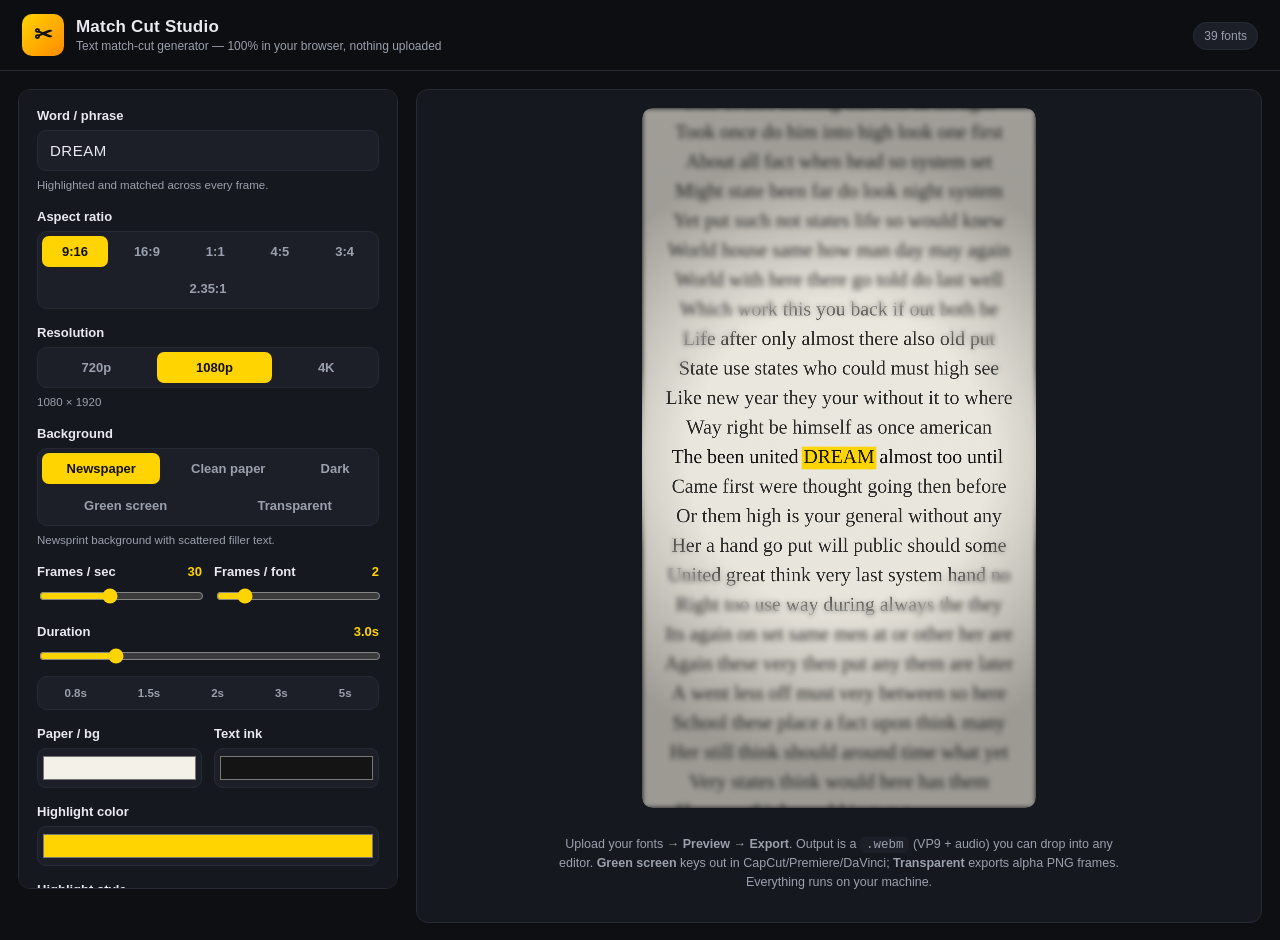
<file: index.html>
<!DOCTYPE html>
<html lang="en">
<head>
<meta charset="UTF-8" />
<meta name="viewport" content="width=device-width, initial-scale=1.0" />
<title>Match Cut Studio — Text Match Cut Generator</title>
<meta name="description" content="Generate text match-cut videos locally in your browser. Type a word, pick an aspect ratio, cycle a different font on every frame, add typewriter sound, export video, green-screen or transparent frames." />

<!-- 30 trendy display fonts bundled locally → work fully offline, no CDN needed -->
<link rel="stylesheet" href="fonts/fonts.css" />
<link rel="stylesheet" href="style.css" />
</head>
<body>
<header class="topbar">
  <div class="brand">
    <span class="logo">✂︎</span>
    <div>
      <h1>Match Cut Studio</h1>
      <p class="tagline">Text match-cut generator — 100% in your browser, nothing uploaded</p>
    </div>
  </div>
  <div class="topbar-actions">
    <span id="fontCount" class="pill">0 fonts</span>
  </div>
</header>

<main class="layout">
  <!-- ============ CONTROLS ============ -->
  <section class="panel controls" aria-label="Controls">

    <div class="field">
      <label for="wordInput">Word / phrase</label>
      <input id="wordInput" type="text" value="DREAM" autocomplete="off" spellcheck="false" />
      <small>Highlighted and matched across every frame.</small>
    </div>

    <div class="field">
      <label>Aspect ratio</label>
      <div class="segmented wrap" id="ratioGroup">
        <button type="button" data-ratio="9:16" class="active">9:16</button>
        <button type="button" data-ratio="16:9">16:9</button>
        <button type="button" data-ratio="1:1">1:1</button>
        <button type="button" data-ratio="4:5">4:5</button>
        <button type="button" data-ratio="3:4">3:4</button>
        <button type="button" data-ratio="2.35:1">2.35:1</button>
      </div>
    </div>

    <div class="field">
      <label>Resolution</label>
      <div class="segmented" id="qualityGroup">
        <button type="button" data-q="720">720p</button>
        <button type="button" data-q="1080" class="active">1080p</button>
        <button type="button" data-q="2160">4K</button>
      </div>
      <small id="dimNote">1080 × 1920</small>
    </div>

    <div class="field">
      <label>Background</label>
      <div class="segmented wrap" id="bgGroup">
        <button type="button" data-bg="newspaper" class="active">Newspaper</button>
        <button type="button" data-bg="clean">Clean paper</button>
        <button type="button" data-bg="dark">Dark</button>
        <button type="button" data-bg="green">Green screen</button>
        <button type="button" data-bg="transparent">Transparent</button>
      </div>
      <small id="bgNote">Newsprint background with scattered filler text.</small>
    </div>

    <div class="grid2">
      <div class="field">
        <label for="fpsInput">Frames / sec <span id="fpsVal" class="val">30</span></label>
        <input id="fpsInput" type="range" min="8" max="60" step="1" value="30" />
      </div>
      <div class="field">
        <label for="holdInput">Frames / font <span id="holdVal" class="val">2</span></label>
        <input id="holdInput" type="range" min="1" max="8" step="1" value="2" />
      </div>
    </div>

    <div class="field">
      <label for="durInput">Duration <span id="durVal" class="val">3.0s</span></label>
      <input id="durInput" type="range" min="0.6" max="12" step="0.1" value="3" />
      <div class="segmented small-seg" id="durPresets">
        <button type="button" data-dur="0.8">0.8s</button>
        <button type="button" data-dur="1.5">1.5s</button>
        <button type="button" data-dur="2">2s</button>
        <button type="button" data-dur="3">3s</button>
        <button type="button" data-dur="5">5s</button>
      </div>
    </div>

    <div class="grid2">
      <div class="field">
        <label for="paperColor">Paper / bg</label>
        <input id="paperColor" type="color" value="#f4f1e8" />
      </div>
      <div class="field">
        <label for="inkColor">Text ink</label>
        <input id="inkColor" type="color" value="#141414" />
      </div>
    </div>

    <div class="field">
      <label for="highlightColor">Highlight color</label>
      <input id="highlightColor" type="color" value="#ffd400" />
    </div>

    <div class="field">
      <label>Highlight style</label>
      <div class="segmented" id="hlStyleGroup">
        <button type="button" data-hl="box" class="active">Box</button>
        <button type="button" data-hl="underline">Underline</button>
        <button type="button" data-hl="invert">Invert</button>
        <button type="button" data-hl="none">None</button>
      </div>
    </div>

    <div class="field">
      <label for="blurRange">Focus blur <span id="blurVal" class="val">35</span></label>
      <input id="blurRange" type="range" min="0" max="100" step="1" value="35" />
      <small>Depth-of-field around the word (newspaper mode). 0 = no blur, higher = only the word stays sharp.</small>
    </div>

    <div class="field toggles">
      <label class="check"><input type="checkbox" id="fillerToggle" checked /> Newspaper filler text</label>
      <label class="check"><input type="checkbox" id="grainToggle" checked /> Film grain</label>
      <label class="check"><input type="checkbox" id="jitterToggle" checked /> Position jitter</label>
      <label class="check"><input type="checkbox" id="flashToggle" /> Flash flicker between cuts</label>
      <label class="check"><input type="checkbox" id="uppercaseToggle" /> Force UPPERCASE</label>
    </div>

    <hr />

    <!-- FONTS -->
    <div class="field">
      <label for="fontFiles">Fonts — a different one every frame</label>
      <input id="fontFiles" type="file" accept=".ttf,.otf,.woff,.woff2" multiple />
      <small>30 trendy display fonts are built in. Upload your own <b>.ttf/.otf/.woff</b> to add them to the rotation.</small>
      <div id="fontChips" class="chips"></div>
      <label class="check" style="margin-top:8px"><input type="checkbox" id="shuffleFonts" checked /> Shuffle font order</label>
    </div>

    <hr />

    <!-- SOUND -->
    <div class="field">
      <label for="soundSelect">Sound effect</label>
      <select id="soundSelect">
        <option value="typewriter">Typewriter clack (built-in)</option>
        <option value="tick">Tick / shutter (built-in)</option>
        <option value="camera">Camera burst (built-in)</option>
        <option value="riser">Whoosh riser (built-in)</option>
        <option value="custom">Custom audio file…</option>
        <option value="none">None</option>
      </select>
      <input id="soundFile" type="file" accept="audio/*" class="hidden" />
      <div class="grid2" style="margin-top:8px">
        <div class="field" style="margin:0">
          <label for="volInput">Volume <span id="volVal" class="val">70</span></label>
          <input id="volInput" type="range" min="0" max="100" step="1" value="70" />
        </div>
        <div class="field" style="margin:0">
          <label style="visibility:hidden">x</label>
          <label class="check"><input type="checkbox" id="perFrameSound" checked /> Every frame</label>
        </div>
      </div>
      <small id="soundHint">A clack fires on each font change.</small>
    </div>

    <div class="actions">
      <button id="playBtn" class="btn primary">▶ Preview</button>
      <button id="exportBtn" class="btn">⬇ Export .webm</button>
      <button id="framesBtn" class="btn ghost">⬇ Export PNG frames (.zip)</button>
      <button id="frameBtn" class="btn ghost">Save single PNG frame</button>
    </div>
    <div id="status" class="status"></div>

  </section>

  <!-- ============ STAGE ============ -->
  <section class="panel stage" aria-label="Preview">
    <div class="stage-inner" id="stageWrap">
      <canvas id="stage" width="1080" height="1920"></canvas>
      <div id="recBadge" class="rec-badge hidden">● REC</div>
    </div>
    <p class="hint">Upload your fonts → <b>Preview</b> → <b>Export</b>. Output is a <code>.webm</code> (VP9 + audio) you can drop into any editor. <b>Green screen</b> keys out in CapCut/Premiere/DaVinci; <b>Transparent</b> exports alpha PNG frames. Everything runs on your machine.</p>
  </section>
</main>

<script src="app.js"></script>
</body>
</html>
</file>
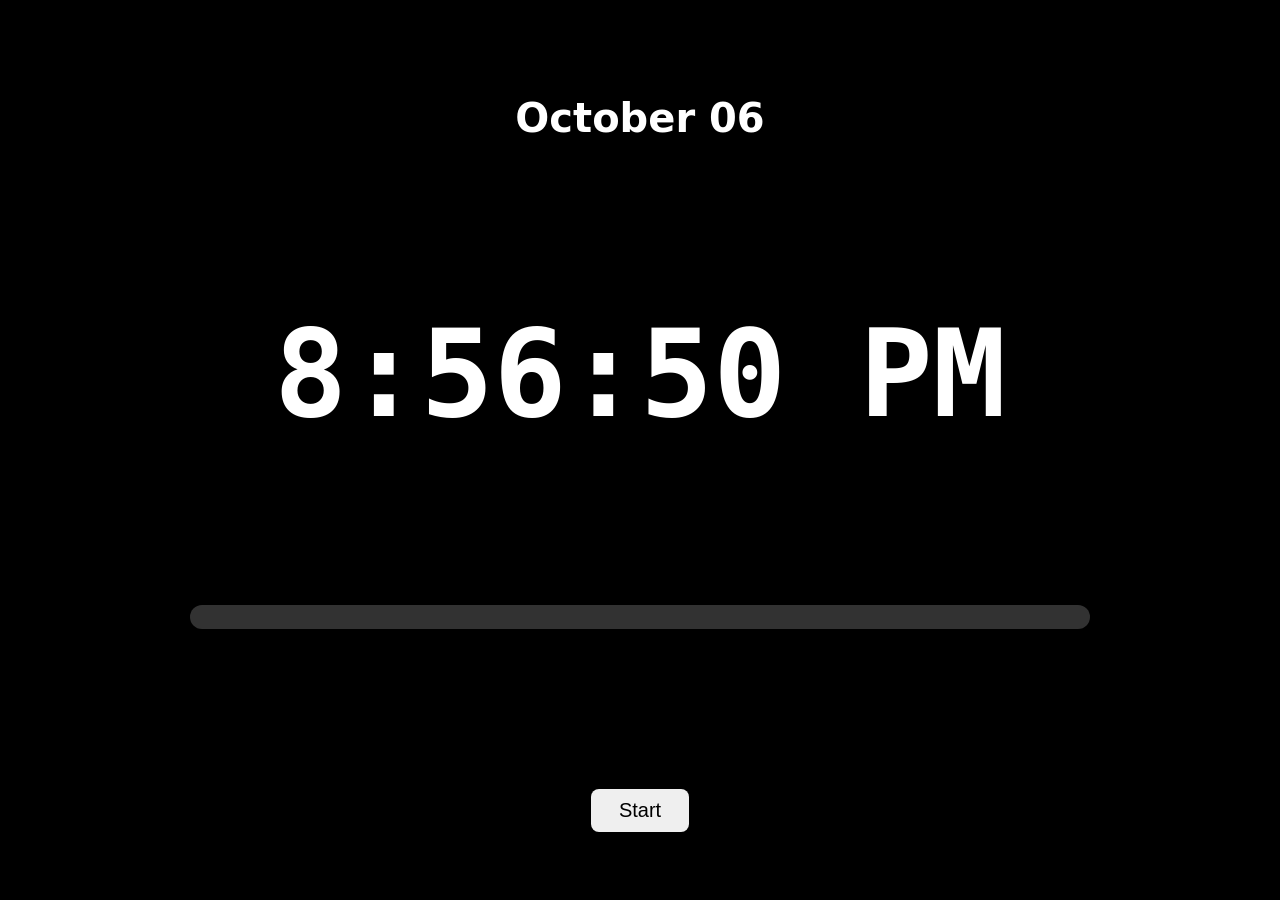
<file: timestamp-timer/timer.html>
<!doctype html>
<meta charset="utf-8"><meta name="viewport" content="width=device-width,initial-scale=1">
<title>10-Second Timestamp Timer</title>
<style>
body{margin:0;min-height:100vh;display:grid;place-items:center;background:#000;color:#fff;font-family:system-ui,sans-serif;text-align:center}
h1{font-size:clamp(18px,3.4vw,40px)} #clock{font:700 clamp(36px,9.5vw,130px) ui-monospace,monospace;color:#fff}
#bar{width:min(80vw,900px);height:24px;background:#323232;border-radius:12px;margin:24px auto;overflow:hidden}
#fill{height:100%;width:0;background:#fff} button{font-size:20px;padding:10px 28px;border-radius:8px;border:0;cursor:pointer}
</style>
<h1>October 06</h1>
<div id="clock">8:56:50 PM</div>
<div id="bar"><div id="fill"></div></div>

<button id="go">Start</button>
<script>
const S=20*3600+56*60+50,D=10,$=id=>document.getElementById(id);
const fmt=s=>{const h=s/3600|0,m=s/60%60|0,x=s%60;return`${h%12||12}:${String(m).padStart(2,"0")}:${String(x).padStart(2,"0")} ${h>=12?"PM":"AM"}`};
function show(t){const ms=String(Math.floor(t%1*100)).padStart(2,"0"),[a,b]=fmt(S+Math.floor(t)).split(" ");$("clock").innerHTML=`${a}.${ms} ${b}`;$("fill").style.width=t/D*100+"%"}
$("go").onclick=()=>{const t0=performance.now();(function f(n){const t=Math.min((n-t0)/1000,D);show(t);if(t<D)requestAnimationFrame(f)})(t0)};
</script>
</file>
<file: fonts/fonts.css>
/* Bundled OFL open-source display fonts — work fully offline. Auto-generated. */
@font-face{font-family:"Abril Fatface";src:url("AbrilFatface.ttf") format("truetype");font-display:swap;}
@font-face{font-family:"Alfa Slab One";src:url("AlfaSlabOne.ttf") format("truetype");font-display:swap;}
@font-face{font-family:"Anton";src:url("Anton.ttf") format("truetype");font-display:swap;}
@font-face{font-family:"Archivo Black";src:url("ArchivoBlack.ttf") format("truetype");font-display:swap;}
@font-face{font-family:"Bebas Neue";src:url("BebasNeue.ttf") format("truetype");font-display:swap;}
@font-face{font-family:"Big Shoulders";src:url("BigShouldersBlack.ttf") format("truetype");font-display:swap;}
@font-face{font-family:"Bodoni Moda Italic";src:url("BodoniModaBlackItalic.ttf") format("truetype");font-display:swap;}
@font-face{font-family:"Bowlby One SC";src:url("BowlbyOneSC.ttf") format("truetype");font-display:swap;}
@font-face{font-family:"Bungee";src:url("Bungee.ttf") format("truetype");font-display:swap;}
@font-face{font-family:"Bungee Inline";src:url("BungeeInline.ttf") format("truetype");font-display:swap;}
@font-face{font-family:"Cinzel Black";src:url("CinzelBlack.ttf") format("truetype");font-display:swap;}
@font-face{font-family:"DM Serif Italic";src:url("DMSerifDisplayItalic.ttf") format("truetype");font-display:swap;}
@font-face{font-family:"Fjalla One";src:url("FjallaOne.ttf") format("truetype");font-display:swap;}
@font-face{font-family:"Fraunces Italic";src:url("FrauncesBlackItalic.ttf") format("truetype");font-display:swap;}
@font-face{font-family:"Libre Franklin Black";src:url("LibreFranklinBlack.ttf") format("truetype");font-display:swap;}
@font-face{font-family:"Monoton";src:url("Monoton.ttf") format("truetype");font-display:swap;}
@font-face{font-family:"Oswald";src:url("OswaldBold.ttf") format("truetype");font-display:swap;}
@font-face{font-family:"Passion One";src:url("PassionOneBlack.ttf") format("truetype");font-display:swap;}
@font-face{font-family:"Playfair Italic";src:url("PlayfairItalicBlack.ttf") format("truetype");font-display:swap;}
@font-face{font-family:"Rubik Mono One";src:url("RubikMonoOne.ttf") format("truetype");font-display:swap;}
@font-face{font-family:"Rye";src:url("Rye.ttf") format("truetype");font-display:swap;}
@font-face{font-family:"Shrikhand";src:url("Shrikhand.ttf") format("truetype");font-display:swap;}
@font-face{font-family:"Special Elite";src:url("SpecialElite.ttf") format("truetype");font-display:swap;}
@font-face{font-family:"Squada One";src:url("SquadaOne.ttf") format("truetype");font-display:swap;}
@font-face{font-family:"Staatliches";src:url("Staatliches.ttf") format("truetype");font-display:swap;}
@font-face{font-family:"Teko";src:url("TekoBold.ttf") format("truetype");font-display:swap;}
@font-face{font-family:"Titan One";src:url("TitanOne.ttf") format("truetype");font-display:swap;}
@font-face{font-family:"Ultra";src:url("Ultra.ttf") format("truetype");font-display:swap;}
@font-face{font-family:"Yeseva One";src:url("YesevaOne.ttf") format("truetype");font-display:swap;}
@font-face{font-family:"Zilla Slab Highlight";src:url("ZillaSlabHighlight.ttf") format("truetype");font-display:swap;}
</file>
<file: style.css>
:root {
  --bg: #0e0f13;
  --panel: #16181f;
  --panel-2: #1c1f28;
  --line: #262a35;
  --text: #e8eaf0;
  --muted: #9aa0ad;
  --accent: #ffd400;
  --accent-2: #6c8cff;
  --radius: 12px;
  font-family: -apple-system, BlinkMacSystemFont, "Segoe UI", Roboto, Helvetica, Arial, sans-serif;
}

* { box-sizing: border-box; }
html, body { margin: 0; background: var(--bg); color: var(--text); }
body { min-height: 100vh; }

.topbar {
  display: flex; align-items: center; justify-content: space-between;
  padding: 14px 22px; border-bottom: 1px solid var(--line);
  position: sticky; top: 0; background: rgba(14,15,19,.85);
  backdrop-filter: blur(8px); z-index: 10;
}
.brand { display: flex; align-items: center; gap: 12px; }
.logo {
  font-size: 22px; width: 42px; height: 42px; display: grid; place-items: center;
  background: linear-gradient(135deg, var(--accent), #ff8a00); color: #111;
  border-radius: 10px; font-weight: 700;
}
.topbar h1 { font-size: 17px; margin: 0; letter-spacing: .2px; }
.tagline { margin: 2px 0 0; font-size: 12px; color: var(--muted); }
.pill {
  font-size: 12px; color: var(--muted); background: var(--panel-2);
  border: 1px solid var(--line); padding: 6px 10px; border-radius: 999px;
}

.layout {
  display: grid; grid-template-columns: 380px 1fr; gap: 18px;
  padding: 18px; max-width: 1400px; margin: 0 auto; align-items: start;
}
@media (max-width: 900px) { .layout { grid-template-columns: 1fr; } }

.panel {
  background: var(--panel); border: 1px solid var(--line);
  border-radius: var(--radius); padding: 18px;
}
.controls { max-height: calc(100vh - 100px); overflow-y: auto; }
.controls::-webkit-scrollbar { width: 8px; }
.controls::-webkit-scrollbar-thumb { background: var(--line); border-radius: 8px; }

.field { margin-bottom: 16px; }
.field > label { display: block; font-size: 13px; font-weight: 600; margin-bottom: 7px; }
.field small { display: block; color: var(--muted); font-size: 11.5px; margin-top: 6px; line-height: 1.4; }
.val { color: var(--accent); font-weight: 700; float: right; }

input[type="text"], select {
  width: 100%; padding: 11px 12px; background: var(--panel-2);
  border: 1px solid var(--line); border-radius: 9px; color: var(--text);
  font-size: 15px; outline: none;
}
input[type="text"]:focus, select:focus { border-color: var(--accent-2); }
input[type="text"] { letter-spacing: .5px; }

input[type="range"] { width: 100%; accent-color: var(--accent); }
input[type="color"] {
  width: 100%; height: 40px; padding: 3px; background: var(--panel-2);
  border: 1px solid var(--line); border-radius: 9px; cursor: pointer;
}
input[type="file"] { width: 100%; font-size: 12px; color: var(--muted); }
input[type="file"]::file-selector-button {
  margin-right: 10px; padding: 8px 12px; border: 1px solid var(--line);
  background: var(--panel-2); color: var(--text); border-radius: 8px; cursor: pointer;
}

.grid2 { display: grid; grid-template-columns: 1fr 1fr; gap: 12px; }

.segmented { display: flex; gap: 6px; background: var(--panel-2); padding: 4px; border-radius: 10px; border: 1px solid var(--line); flex-wrap: nowrap; }
.segmented.wrap { flex-wrap: wrap; }
.segmented button {
  flex: 1 1 auto; min-width: 52px; padding: 8px 6px; border: none; background: transparent;
  color: var(--muted); border-radius: 7px; cursor: pointer; font-size: 13px; font-weight: 600;
}
.segmented button.active { background: var(--accent); color: #111; }
.segmented.small-seg { margin-top: 8px; }
.segmented.small-seg button { font-size: 11.5px; padding: 6px 4px; min-width: 42px; }

.toggles { display: flex; flex-direction: column; gap: 9px; }
.check { display: flex; align-items: center; gap: 8px; font-size: 13px; font-weight: 500; cursor: pointer; }
.check input { accent-color: var(--accent-2); width: 16px; height: 16px; }

.chips { display: flex; flex-wrap: wrap; gap: 6px; margin-top: 8px; }
.chip {
  font-size: 11px; padding: 4px 9px; background: var(--panel-2);
  border: 1px solid var(--line); border-radius: 999px; color: var(--muted);
  display: inline-flex; align-items: center; gap: 6px;
}
.chip.user { border-color: var(--accent-2); color: #cdd6ff; }
.chip b { color: var(--text); font-weight: 600; }

hr { border: none; border-top: 1px solid var(--line); margin: 18px 0; }

.actions { display: grid; grid-template-columns: 1fr 1fr; gap: 10px; margin-top: 8px; }
.btn {
  padding: 12px; border: 1px solid var(--line); background: var(--panel-2);
  color: var(--text); border-radius: 10px; cursor: pointer; font-size: 14px; font-weight: 600;
}
.btn:hover { border-color: var(--accent-2); }
.btn.primary { background: var(--accent); color: #111; border-color: var(--accent); }
.btn.primary:hover { filter: brightness(1.05); }
.btn.ghost { grid-column: span 2; background: transparent; }
.btn:disabled { opacity: .5; cursor: not-allowed; }

.status { margin-top: 12px; font-size: 12.5px; color: var(--muted); min-height: 18px; }
.status.err { color: #ff6b6b; }
.status.ok { color: #58d68d; }

.stage { display: flex; flex-direction: column; align-items: center; gap: 14px; }
.stage-inner { position: relative; border-radius: 10px; overflow: hidden; }
/* checkerboard shown behind the canvas only in Transparent mode */
.stage-inner.checker {
  background-image:
    linear-gradient(45deg, #3a3f4b 25%, transparent 25%),
    linear-gradient(-45deg, #3a3f4b 25%, transparent 25%),
    linear-gradient(45deg, transparent 75%, #3a3f4b 75%),
    linear-gradient(-45deg, transparent 75%, #3a3f4b 75%);
  background-size: 24px 24px;
  background-position: 0 0, 0 12px, 12px -12px, -12px 0px;
  background-color: #2a2e38;
}
#stage {
  display: block; max-width: 100%; max-height: calc(100vh - 200px);
  border-radius: 10px; box-shadow: 0 12px 40px rgba(0,0,0,.5);
}
.stage-inner:not(.checker) #stage { background: #000; }
.rec-badge {
  position: absolute; top: 12px; left: 12px; background: rgba(220,20,20,.9);
  color: #fff; padding: 5px 11px; border-radius: 6px; font-size: 12px; font-weight: 700;
  letter-spacing: .5px; animation: blink 1s steps(2,start) infinite;
}
@keyframes blink { 50% { opacity: .35; } }
.hint { color: var(--muted); font-size: 12.5px; max-width: 560px; text-align: center; line-height: 1.5; }
.hint code { background: var(--panel-2); padding: 1px 6px; border-radius: 5px; }

.hidden { display: none !important; }
</file>
